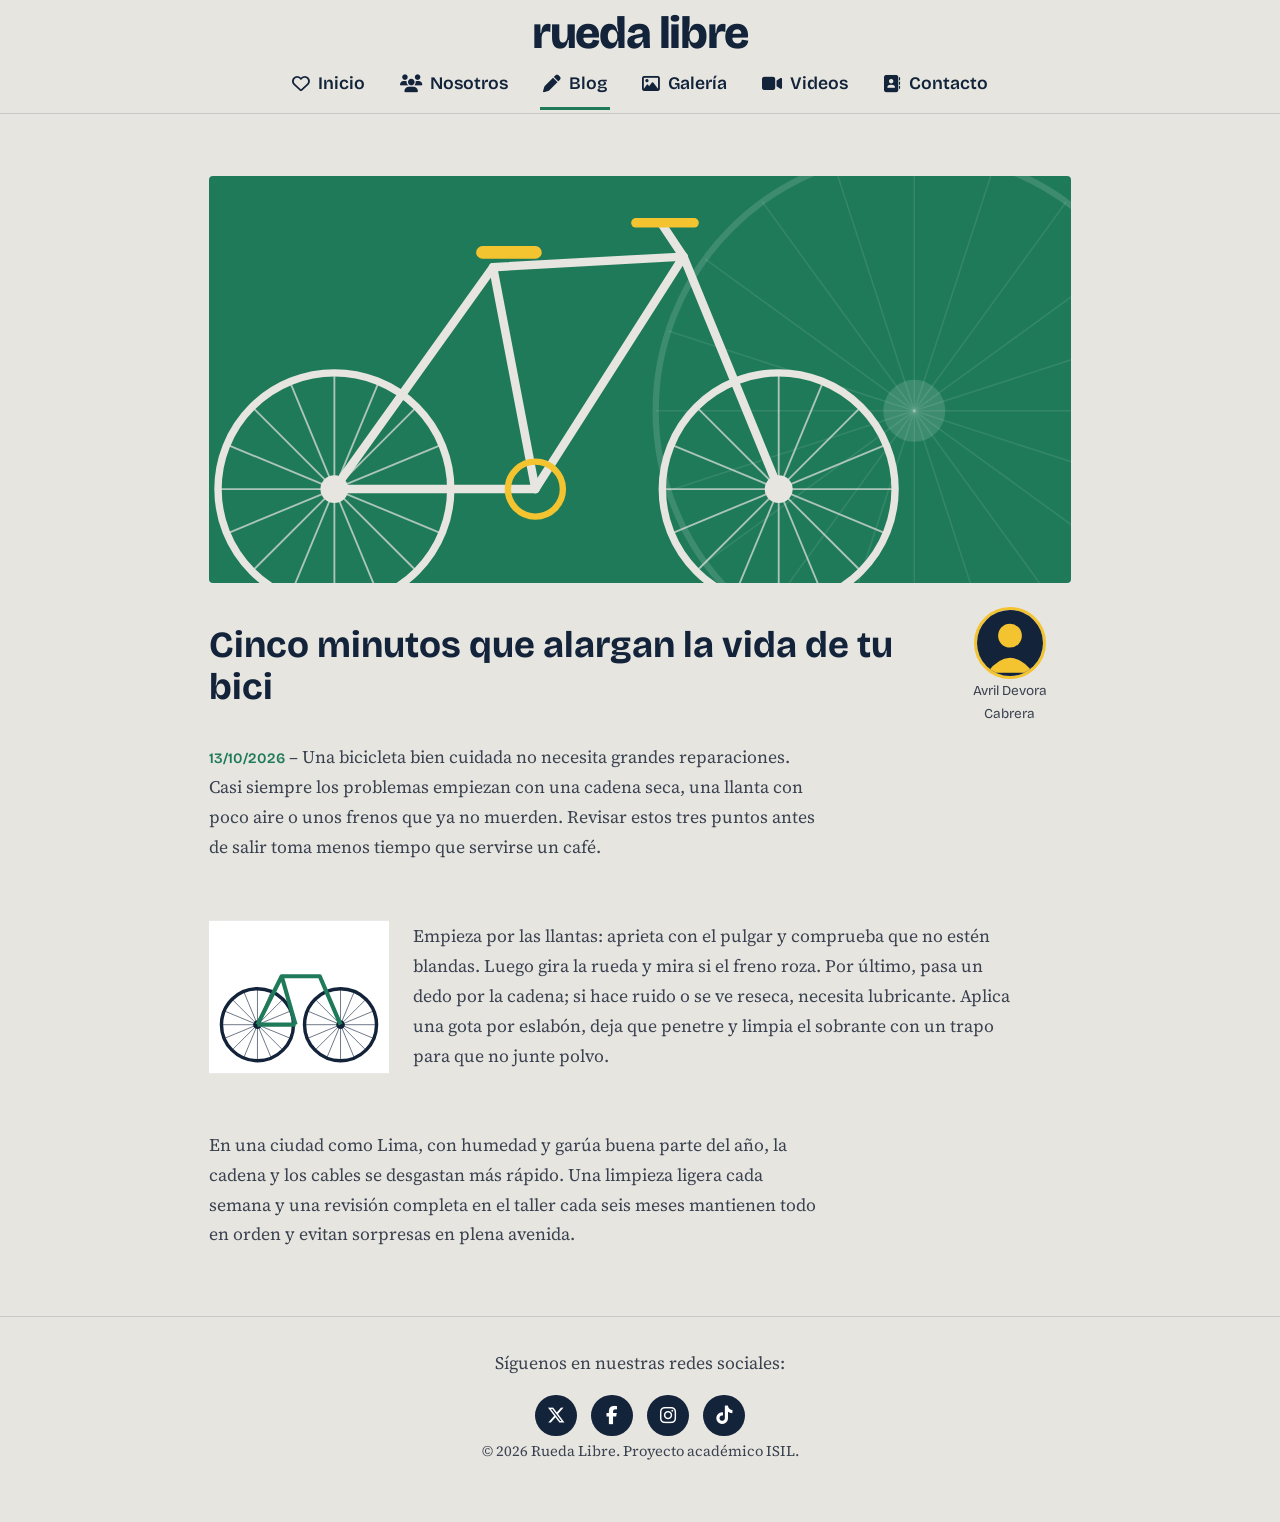
<file: blog.html>
<!DOCTYPE html>
<html lang="es">
<head>
  <meta charset="UTF-8">
  <meta name="viewport" content="width=device-width, initial-scale=1">
  <title>Blog | Rueda Libre</title>
  <meta name="description" content="Rueda Libre: taller de bicicletas urbanas en Lima. Mantenimiento, ajustes y consejos para rodar seguro.">
  <link rel="icon" type="image/svg+xml" href="img/favicon.svg">
  <link rel="preconnect" href="https://fonts.googleapis.com">
  <link rel="preconnect" href="https://fonts.gstatic.com" crossorigin>
  <link rel="stylesheet" href="https://fonts.googleapis.com/css2?family=Bricolage+Grotesque:wght@600;800&family=Source+Serif+4:ital,wght@0,400;1,400&display=swap">
  <link rel="stylesheet" href="https://cdnjs.cloudflare.com/ajax/libs/font-awesome/6.5.1/css/all.min.css">
  <link rel="stylesheet" href="css/estilos.css">
</head>
<body>
  <header class="cabecera-fija">
    <a class="logo" href="index.html">rueda libre</a>
    <nav aria-label="Menú principal">
      <ul class="menu">
        <li><a href="index.html"><i class="fa-regular fa-heart" aria-hidden="true"></i>Inicio</a></li>
        <li><a href="nosotros.html"><i class="fa-solid fa-users" aria-hidden="true"></i>Nosotros</a></li>
        <li><a href="blog.html" class="activo" aria-current="page"><i class="fa-solid fa-pen" aria-hidden="true"></i>Blog</a></li>
        <li><a href="galeria.html"><i class="fa-regular fa-image" aria-hidden="true"></i>Galería</a></li>
        <li><a href="videos.html"><i class="fa-solid fa-video" aria-hidden="true"></i>Videos</a></li>
        <li><a href="contactos.html"><i class="fa-solid fa-address-book" aria-hidden="true"></i>Contacto</a></li>
      </ul>
    </nav>
  </header>

  <main>
    <img class="banner" src="img/blog-banner.svg" alt="Ilustración de una bicicleta urbana sobre fondo verde" width="1100" height="520">

    <article>
      <div class="titulo-blog">
        <h2>Cinco minutos que alargan la vida de tu bici</h2>
        <div class="creador">
          <img src="img/creador.svg" alt="Foto del creador del sitio" width="72" height="72">
          <span>Avril Devora Cabrera</span>
        </div>
      </div>

      <p><span class="fecha">13/10/2026</span> &ndash; Una bicicleta bien cuidada no necesita grandes reparaciones. Casi siempre los problemas empiezan con una cadena seca, una llanta con poco aire o unos frenos que ya no muerden. Revisar estos tres puntos antes de salir toma menos tiempo que servirse un café.</p>

      <div class="con-imagen">
        <img src="img/blog-icono.svg" alt="Dibujo sencillo de una bicicleta" width="260" height="220">
        <p>Empieza por las llantas: aprieta con el pulgar y comprueba que no estén blandas. Luego gira la rueda y mira si el freno roza. Por último, pasa un dedo por la cadena; si hace ruido o se ve reseca, necesita lubricante. Aplica una gota por eslabón, deja que penetre y limpia el sobrante con un trapo para que no junte polvo.</p>
      </div>

      <p>En una ciudad como Lima, con humedad y garúa buena parte del año, la cadena y los cables se desgastan más rápido. Una limpieza ligera cada semana y una revisión completa en el taller cada seis meses mantienen todo en orden y evitan sorpresas en plena avenida.</p>
    </article>

  </main>

  <footer class="pie">
    <p>Síguenos en nuestras redes sociales:</p>
    <nav aria-label="Redes sociales">
      <ul class="redes">
        <li><a href="https://x.com/" target="_blank" rel="noopener" aria-label="X (Twitter)"><i class="fa-brands fa-x-twitter"></i></a></li>
        <li><a href="https://www.facebook.com/" target="_blank" rel="noopener" aria-label="Facebook"><i class="fa-brands fa-facebook-f"></i></a></li>
        <li><a href="https://www.instagram.com/" target="_blank" rel="noopener" aria-label="Instagram"><i class="fa-brands fa-instagram"></i></a></li>
        <li><a href="https://www.tiktok.com/" target="_blank" rel="noopener" aria-label="TikTok"><i class="fa-brands fa-tiktok"></i></a></li>
      </ul>
    </nav>
    <p><small>&copy; 2026 Rueda Libre. Proyecto académico ISIL.</small></p>
  </footer>
</body>
</html>
</file>
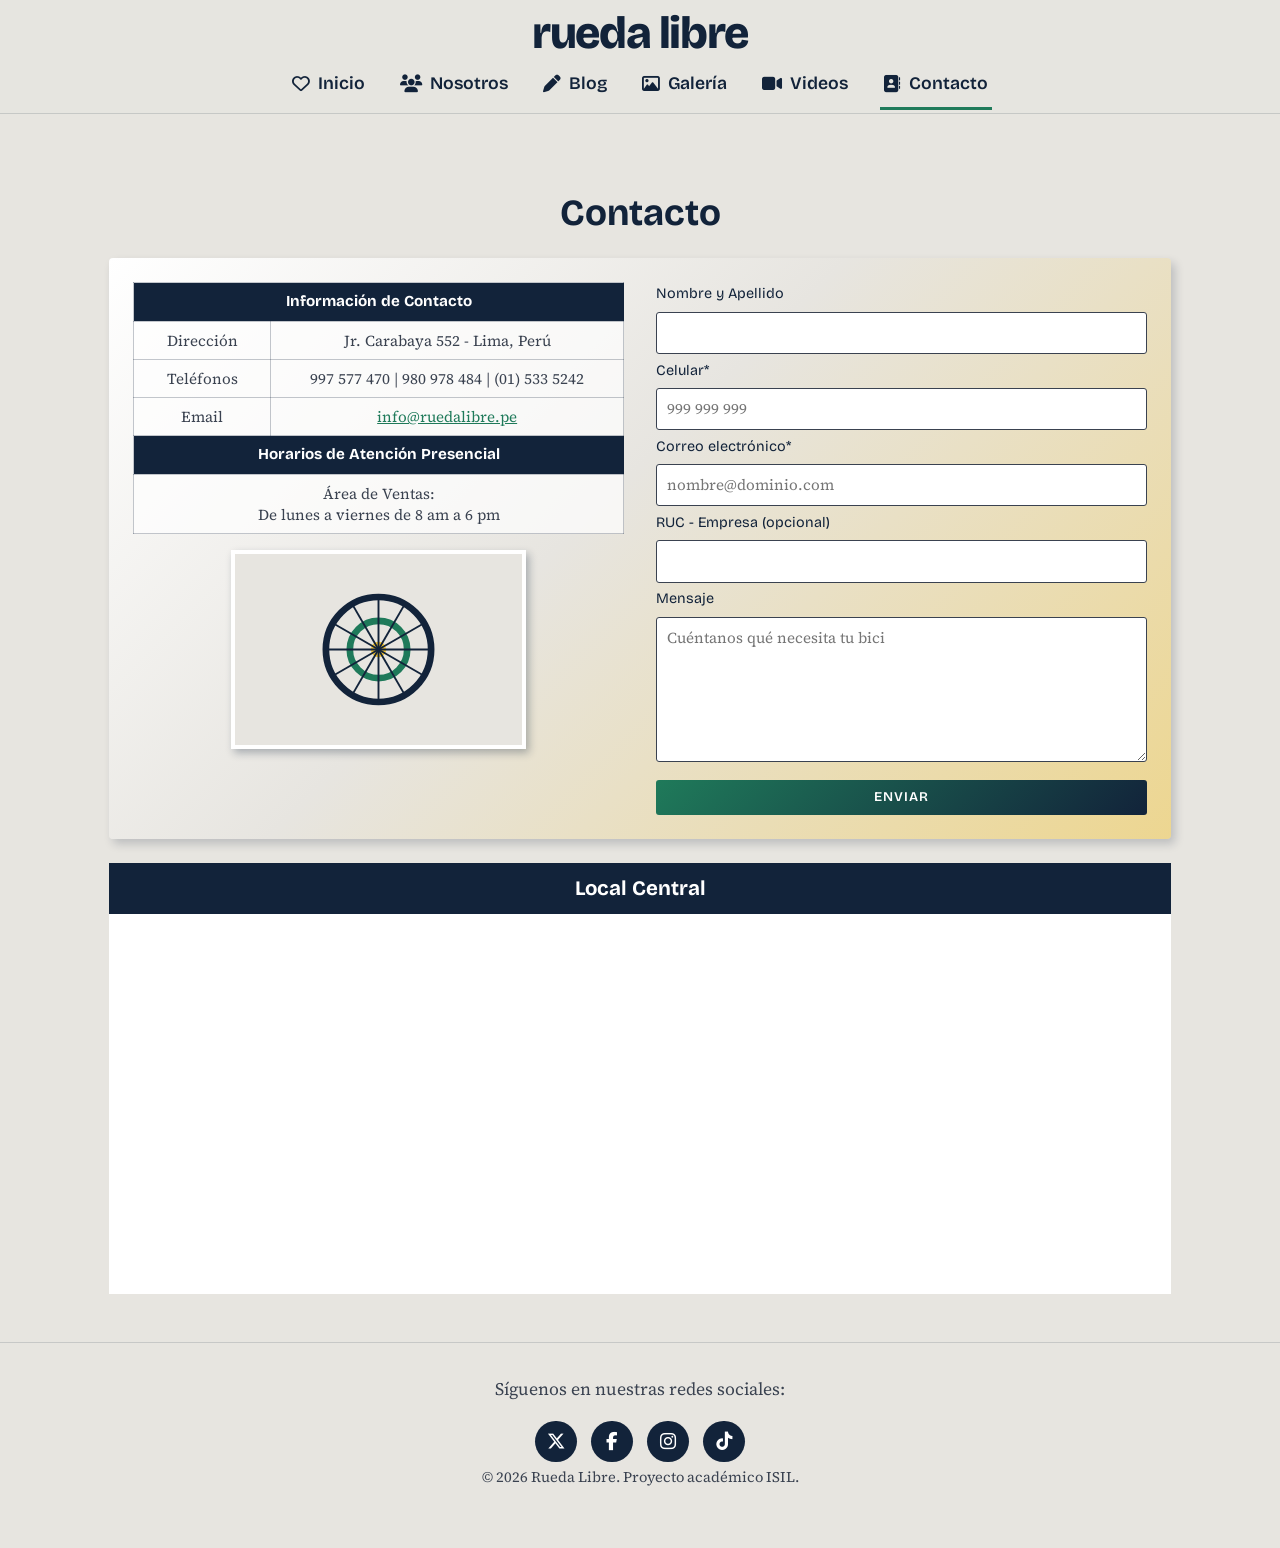
<file: contactos.html>
<!DOCTYPE html>
<html lang="es">
<head>
  <meta charset="UTF-8">
  <meta name="viewport" content="width=device-width, initial-scale=1">
  <title>Contacto | Rueda Libre</title>
  <meta name="description" content="Contacta a Rueda Libre: dirección, teléfonos, horarios, formulario y mapa.">
  <link rel="icon" type="image/svg+xml" href="img/favicon.svg">
  <link rel="preconnect" href="https://fonts.googleapis.com">
  <link rel="preconnect" href="https://fonts.gstatic.com" crossorigin>
  <link rel="stylesheet" href="https://fonts.googleapis.com/css2?family=Bricolage+Grotesque:wght@600;800&family=Source+Serif+4:ital,wght@0,400;1,400&display=swap">
  <link rel="stylesheet" href="https://cdnjs.cloudflare.com/ajax/libs/font-awesome/6.5.1/css/all.min.css">
  <link rel="stylesheet" href="css/estilos.css">
</head>
<body>
  <header class="cabecera-fija">
    <a class="logo" href="index.html">rueda libre</a>
    <nav aria-label="Menú principal">
      <ul class="menu">
        <li><a href="index.html"><i class="fa-regular fa-heart" aria-hidden="true"></i>Inicio</a></li>
        <li><a href="nosotros.html"><i class="fa-solid fa-users" aria-hidden="true"></i>Nosotros</a></li>
        <li><a href="blog.html"><i class="fa-solid fa-pen" aria-hidden="true"></i>Blog</a></li>
        <li><a href="galeria.html"><i class="fa-regular fa-image" aria-hidden="true"></i>Galería</a></li>
        <li><a href="videos.html"><i class="fa-solid fa-video" aria-hidden="true"></i>Videos</a></li>
        <li><a href="contactos.html" class="activo" aria-current="page"><i class="fa-solid fa-address-book" aria-hidden="true"></i>Contacto</a></li>
      </ul>
    </nav>
  </header>

  <main class="ancho">
    <h2 class="intro">Contacto</h2>

    <section class="contacto" aria-label="Datos y formulario de contacto">
      <div class="contacto-info">
        <table class="tabla-contacto">
          <thead>
            <tr><th colspan="2" scope="colgroup">Información de Contacto</th></tr>
          </thead>
          <tbody>
            <tr><th scope="row">Dirección</th><td>Jr. Carabaya 552 - Lima, Perú</td></tr>
            <tr><th scope="row">Teléfonos</th><td>997 577 470 | 980 978 484 | (01) 533 5242</td></tr>
            <tr><th scope="row">Email</th><td><a href="mailto:info@ruedalibre.pe">info@ruedalibre.pe</a></td></tr>
          </tbody>
          <thead>
            <tr><th colspan="2" scope="colgroup">Horarios de Atención Presencial</th></tr>
          </thead>
          <tbody>
            <tr><td colspan="2">Área de Ventas:<br>De lunes a viernes de 8 am a 6 pm</td></tr>
          </tbody>
        </table>
        <img class="foto-contacto" src="img/galeria-4.svg" alt="Detalle de plato y pedal de una bicicleta" width="600" height="400">
      </div>

      <form class="formulario" action="mailto:info@ruedalibre.pe" method="post" enctype="text/plain">
        <label for="nombre">Nombre y Apellido</label>
        <input type="text" id="nombre" name="nombre" autocomplete="name">

        <label for="celular">Celular*</label>
        <input type="tel" id="celular" name="celular" placeholder="999 999 999" inputmode="numeric" required>

        <label for="correo">Correo electrónico*</label>
        <input type="email" id="correo" name="correo" placeholder="nombre@dominio.com" required>

        <label for="ruc">RUC - Empresa (opcional)</label>
        <input type="text" id="ruc" name="ruc" inputmode="numeric" maxlength="11">

        <label for="mensaje">Mensaje</label>
        <textarea id="mensaje" name="mensaje" rows="5" placeholder="Cuéntanos qué necesita tu bici"></textarea>

        <button type="submit">Enviar</button>
      </form>
    </section>

    <section class="mapa" aria-labelledby="local">
      <h3 id="local">Local Central</h3>
      <iframe title="Mapa de Google: Jirón Carabaya 552, Lima" loading="lazy" referrerpolicy="no-referrer-when-downgrade"
        src="https://maps.google.com/maps?q=Jir%C3%B3n%20Carabaya%20552%2C%20Lima&amp;hl=es&amp;z=16&amp;output=embed" width="800" height="380"></iframe>
    </section>
  </main>

  <footer class="pie">
    <p>Síguenos en nuestras redes sociales:</p>
    <nav aria-label="Redes sociales">
      <ul class="redes">
        <li><a href="https://x.com/" target="_blank" rel="noopener" aria-label="X (Twitter)"><i class="fa-brands fa-x-twitter"></i></a></li>
        <li><a href="https://www.facebook.com/" target="_blank" rel="noopener" aria-label="Facebook"><i class="fa-brands fa-facebook-f"></i></a></li>
        <li><a href="https://www.instagram.com/" target="_blank" rel="noopener" aria-label="Instagram"><i class="fa-brands fa-instagram"></i></a></li>
        <li><a href="https://www.tiktok.com/" target="_blank" rel="noopener" aria-label="TikTok"><i class="fa-brands fa-tiktok"></i></a></li>
      </ul>
    </nav>
    <p><small>&copy; 2026 Rueda Libre. Proyecto académico ISIL.</small></p>
  </footer>
</body>
</html>
</file>
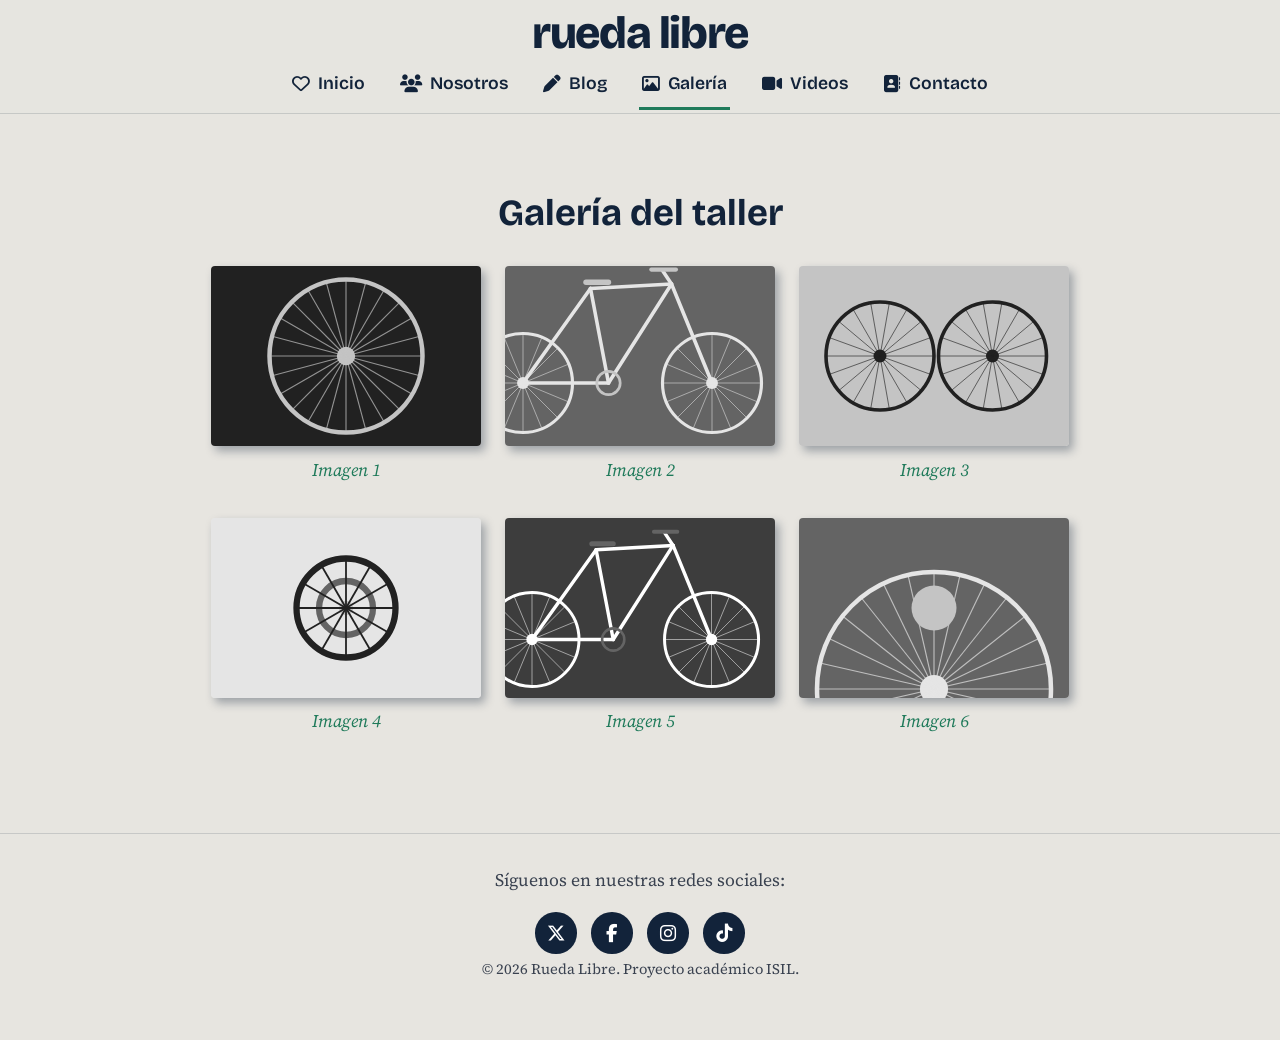
<file: galeria.html>
<!DOCTYPE html>
<html lang="es">
<head>
  <meta charset="UTF-8">
  <meta name="viewport" content="width=device-width, initial-scale=1">
  <title>Galería | Rueda Libre</title>
  <meta name="description" content="Rueda Libre: taller de bicicletas urbanas en Lima. Mantenimiento, ajustes y consejos para rodar seguro.">
  <link rel="icon" type="image/svg+xml" href="img/favicon.svg">
  <link rel="preconnect" href="https://fonts.googleapis.com">
  <link rel="preconnect" href="https://fonts.gstatic.com" crossorigin>
  <link rel="stylesheet" href="https://fonts.googleapis.com/css2?family=Bricolage+Grotesque:wght@600;800&family=Source+Serif+4:ital,wght@0,400;1,400&display=swap">
  <link rel="stylesheet" href="https://cdnjs.cloudflare.com/ajax/libs/font-awesome/6.5.1/css/all.min.css">
  <link rel="stylesheet" href="css/estilos.css">
</head>
<body>
  <header class="cabecera-fija">
    <a class="logo" href="index.html">rueda libre</a>
    <nav aria-label="Menú principal">
      <ul class="menu">
        <li><a href="index.html"><i class="fa-regular fa-heart" aria-hidden="true"></i>Inicio</a></li>
        <li><a href="nosotros.html"><i class="fa-solid fa-users" aria-hidden="true"></i>Nosotros</a></li>
        <li><a href="blog.html"><i class="fa-solid fa-pen" aria-hidden="true"></i>Blog</a></li>
        <li><a href="galeria.html" class="activo" aria-current="page"><i class="fa-regular fa-image" aria-hidden="true"></i>Galería</a></li>
        <li><a href="videos.html"><i class="fa-solid fa-video" aria-hidden="true"></i>Videos</a></li>
        <li><a href="contactos.html"><i class="fa-solid fa-address-book" aria-hidden="true"></i>Contacto</a></li>
      </ul>
    </nav>
  </header>

  <main>
    <h2 class="intro">Galería del taller</h2>
    <section class="galeria" aria-label="Galería de imágenes">
      <figure>
        <div class="foto"><img src="img/galeria-1.svg" alt="Rueda con rayos en amarillo" width="600" height="400"></div>
        <figcaption>Imagen 1</figcaption>
      </figure>
      <figure>
        <div class="foto"><img src="img/galeria-2.svg" alt="Bicicleta urbana verde" width="600" height="400"></div>
        <figcaption>Imagen 2</figcaption>
      </figure>
      <figure>
        <div class="foto"><img src="img/galeria-3.svg" alt="Par de ruedas sobre fondo amarillo" width="600" height="400"></div>
        <figcaption>Imagen 3</figcaption>
      </figure>
      <figure>
        <div class="foto"><img src="img/galeria-4.svg" alt="Detalle de plato y pedal" width="600" height="400"></div>
        <figcaption>Imagen 4</figcaption>
      </figure>
      <figure>
        <div class="foto"><img src="img/galeria-5.svg" alt="Bicicleta clara sobre azul" width="600" height="400"></div>
        <figcaption>Imagen 5</figcaption>
      </figure>
      <figure>
        <div class="foto"><img src="img/galeria-6.svg" alt="Rueda grande sobre fondo verde" width="600" height="400"></div>
        <figcaption>Imagen 6</figcaption>
      </figure>
    </section>
  </main>

  <footer class="pie">
    <p>Síguenos en nuestras redes sociales:</p>
    <nav aria-label="Redes sociales">
      <ul class="redes">
        <li><a href="https://x.com/" target="_blank" rel="noopener" aria-label="X (Twitter)"><i class="fa-brands fa-x-twitter"></i></a></li>
        <li><a href="https://www.facebook.com/" target="_blank" rel="noopener" aria-label="Facebook"><i class="fa-brands fa-facebook-f"></i></a></li>
        <li><a href="https://www.instagram.com/" target="_blank" rel="noopener" aria-label="Instagram"><i class="fa-brands fa-instagram"></i></a></li>
        <li><a href="https://www.tiktok.com/" target="_blank" rel="noopener" aria-label="TikTok"><i class="fa-brands fa-tiktok"></i></a></li>
      </ul>
    </nav>
    <p><small>&copy; 2026 Rueda Libre. Proyecto académico ISIL.</small></p>
  </footer>
</body>
</html>
</file>
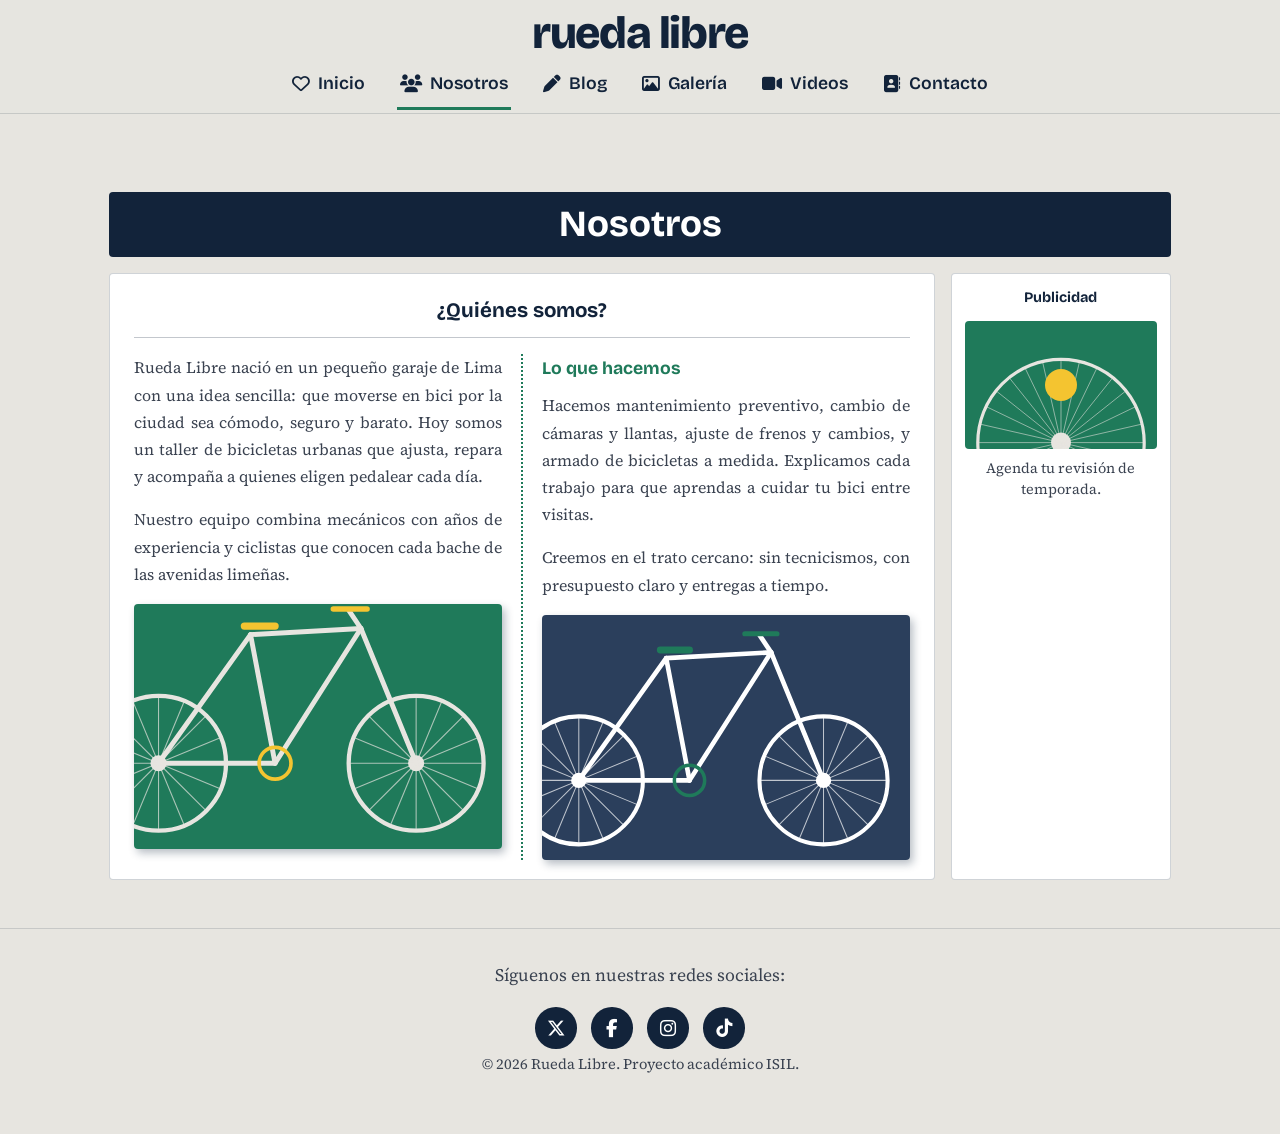
<file: nosotros.html>
<!DOCTYPE html>
<html lang="es">
<head>
  <meta charset="UTF-8">
  <meta name="viewport" content="width=device-width, initial-scale=1">
  <title>Nosotros | Rueda Libre</title>
  <meta name="description" content="Conoce al equipo de Rueda Libre, taller de bicicletas urbanas en Lima.">
  <link rel="icon" type="image/svg+xml" href="img/favicon.svg">
  <link rel="preconnect" href="https://fonts.googleapis.com">
  <link rel="preconnect" href="https://fonts.gstatic.com" crossorigin>
  <link rel="stylesheet" href="https://fonts.googleapis.com/css2?family=Bricolage+Grotesque:wght@600;800&family=Source+Serif+4:ital,wght@0,400;1,400&display=swap">
  <link rel="stylesheet" href="https://cdnjs.cloudflare.com/ajax/libs/font-awesome/6.5.1/css/all.min.css">
  <link rel="stylesheet" href="css/estilos.css">
</head>
<body>
  <header class="cabecera-fija">
    <a class="logo" href="index.html">rueda libre</a>
    <nav aria-label="Menú principal">
      <ul class="menu">
        <li><a href="index.html"><i class="fa-regular fa-heart" aria-hidden="true"></i>Inicio</a></li>
        <li><a href="nosotros.html" class="activo" aria-current="page"><i class="fa-solid fa-users" aria-hidden="true"></i>Nosotros</a></li>
        <li><a href="blog.html"><i class="fa-solid fa-pen" aria-hidden="true"></i>Blog</a></li>
        <li><a href="galeria.html"><i class="fa-regular fa-image" aria-hidden="true"></i>Galería</a></li>
        <li><a href="videos.html"><i class="fa-solid fa-video" aria-hidden="true"></i>Videos</a></li>
        <li><a href="contactos.html"><i class="fa-solid fa-address-book" aria-hidden="true"></i>Contacto</a></li>
      </ul>
    </nav>
  </header>

  <main class="ancho">
    <div class="rejilla-nosotros">
      <h2 class="area-titulo">Nosotros</h2>

      <section class="area-contenido" aria-labelledby="quienes">
        <h3 id="quienes">¿Quiénes somos?</h3>
        <div class="columnas">
          <div class="columna">
            <p>Rueda Libre nació en un pequeño garaje de Lima con una idea sencilla: que moverse en bici por la ciudad sea cómodo, seguro y barato. Hoy somos un taller de bicicletas urbanas que ajusta, repara y acompaña a quienes eligen pedalear cada día.</p>
            <p>Nuestro equipo combina mecánicos con años de experiencia y ciclistas que conocen cada bache de las avenidas limeñas.</p>
            <img src="img/galeria-2.svg" alt="Bicicleta urbana verde del taller" width="600" height="400">
          </div>
          <div class="columna">
            <h4>Lo que hacemos</h4>
            <p>Hacemos mantenimiento preventivo, cambio de cámaras y llantas, ajuste de frenos y cambios, y armado de bicicletas a medida. Explicamos cada trabajo para que aprendas a cuidar tu bici entre visitas.</p>
            <p>Creemos en el trato cercano: sin tecnicismos, con presupuesto claro y entregas a tiempo.</p>
            <img src="img/galeria-5.svg" alt="Bicicleta clara sobre fondo azul" width="600" height="400">
          </div>
        </div>
      </section>

      <aside class="area-publicidad" aria-label="Publicidad">
        <h3>Publicidad</h3>
        <a href="contactos.html"><img src="img/galeria-6.svg" alt="Anuncio: agenda tu revisión en Rueda Libre" width="600" height="400"></a>
        <p>Agenda tu revisión de temporada.</p>
      </aside>
    </div>
  </main>

  <footer class="pie">
    <p>Síguenos en nuestras redes sociales:</p>
    <nav aria-label="Redes sociales">
      <ul class="redes">
        <li><a href="https://x.com/" target="_blank" rel="noopener" aria-label="X (Twitter)"><i class="fa-brands fa-x-twitter"></i></a></li>
        <li><a href="https://www.facebook.com/" target="_blank" rel="noopener" aria-label="Facebook"><i class="fa-brands fa-facebook-f"></i></a></li>
        <li><a href="https://www.instagram.com/" target="_blank" rel="noopener" aria-label="Instagram"><i class="fa-brands fa-instagram"></i></a></li>
        <li><a href="https://www.tiktok.com/" target="_blank" rel="noopener" aria-label="TikTok"><i class="fa-brands fa-tiktok"></i></a></li>
      </ul>
    </nav>
    <p><small>&copy; 2026 Rueda Libre. Proyecto académico ISIL.</small></p>
  </footer>
</body>
</html>
</file>
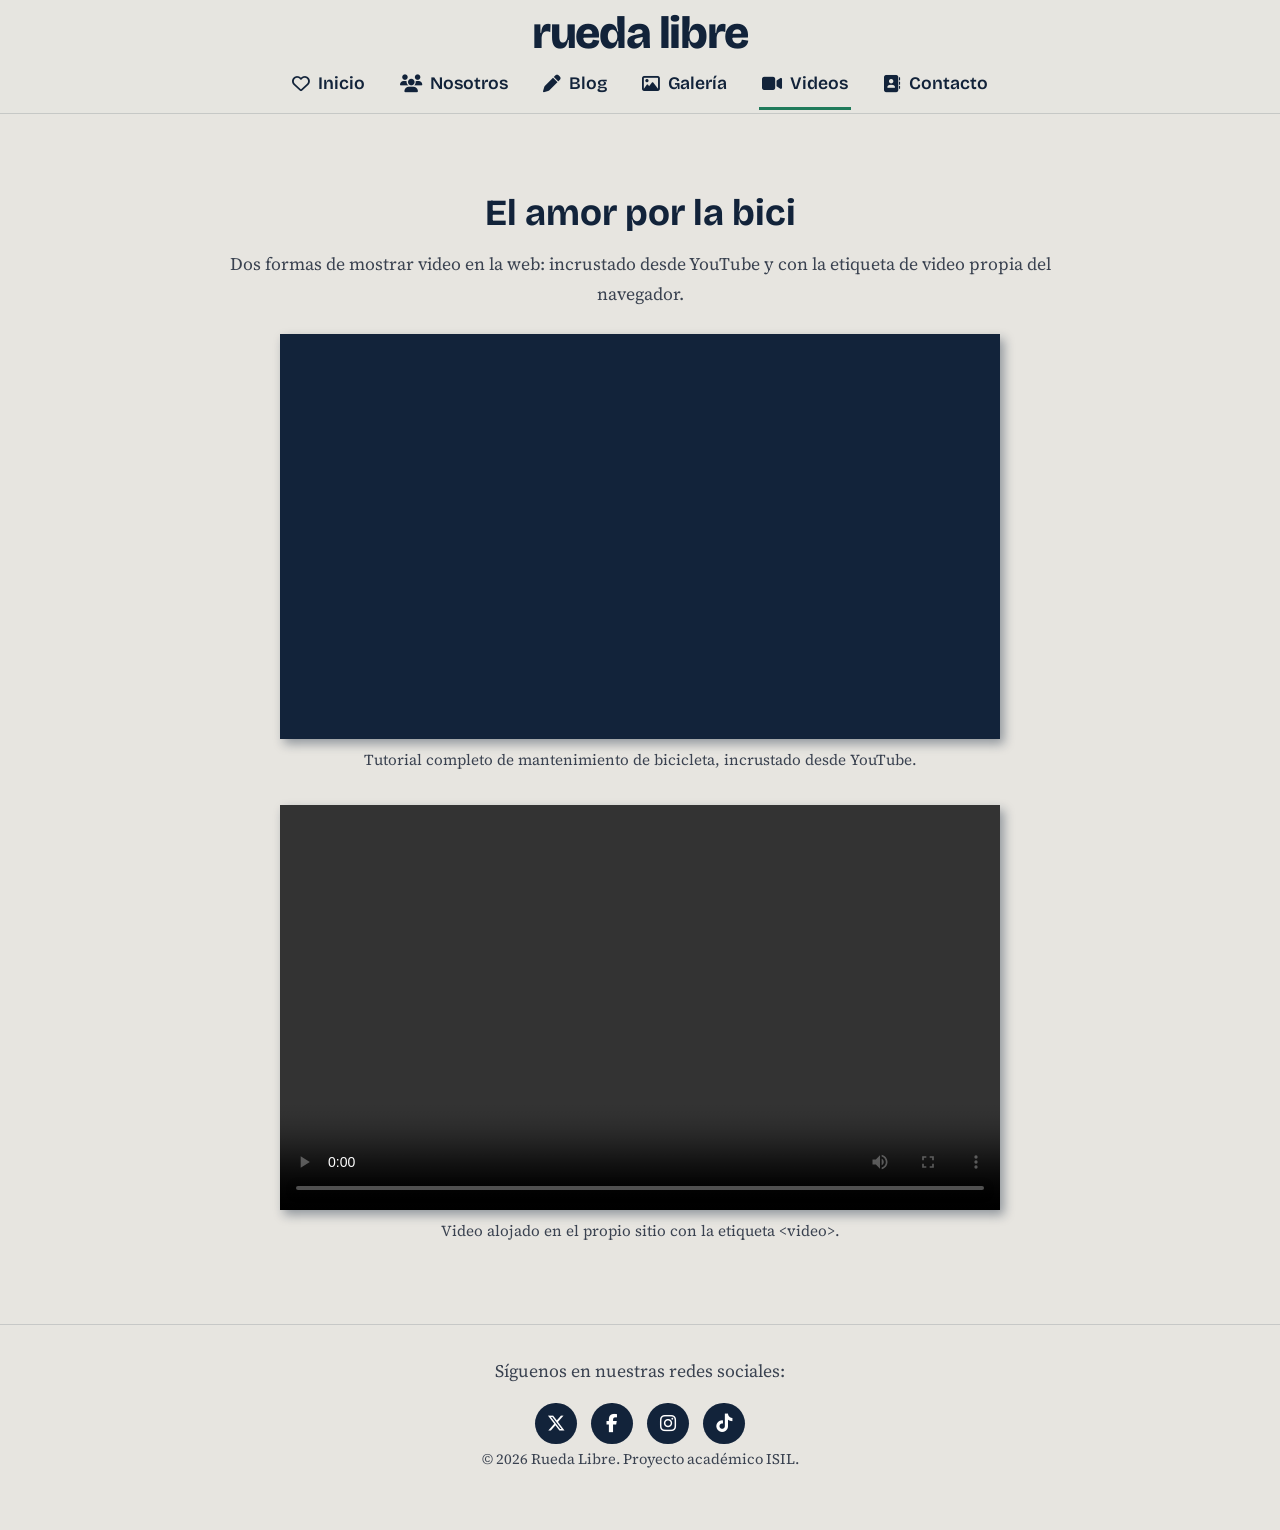
<file: videos.html>
<!DOCTYPE html>
<html lang="es">
<head>
  <meta charset="UTF-8">
  <meta name="viewport" content="width=device-width, initial-scale=1">
  <title>Videos | Rueda Libre</title>
  <meta name="description" content="Rueda Libre: taller de bicicletas urbanas en Lima. Mantenimiento, ajustes y consejos para rodar seguro.">
  <link rel="icon" type="image/svg+xml" href="img/favicon.svg">
  <link rel="preconnect" href="https://fonts.googleapis.com">
  <link rel="preconnect" href="https://fonts.gstatic.com" crossorigin>
  <link rel="stylesheet" href="https://fonts.googleapis.com/css2?family=Bricolage+Grotesque:wght@600;800&family=Source+Serif+4:ital,wght@0,400;1,400&display=swap">
  <link rel="stylesheet" href="https://cdnjs.cloudflare.com/ajax/libs/font-awesome/6.5.1/css/all.min.css">
  <link rel="stylesheet" href="css/estilos.css">
</head>
<body>
  <header class="cabecera-fija">
    <a class="logo" href="index.html">rueda libre</a>
    <nav aria-label="Menú principal">
      <ul class="menu">
        <li><a href="index.html"><i class="fa-regular fa-heart" aria-hidden="true"></i>Inicio</a></li>
        <li><a href="nosotros.html"><i class="fa-solid fa-users" aria-hidden="true"></i>Nosotros</a></li>
        <li><a href="blog.html"><i class="fa-solid fa-pen" aria-hidden="true"></i>Blog</a></li>
        <li><a href="galeria.html"><i class="fa-regular fa-image" aria-hidden="true"></i>Galería</a></li>
        <li><a href="videos.html" class="activo" aria-current="page"><i class="fa-solid fa-video" aria-hidden="true"></i>Videos</a></li>
        <li><a href="contactos.html"><i class="fa-solid fa-address-book" aria-hidden="true"></i>Contacto</a></li>
      </ul>
    </nav>
  </header>

  <main>
    <h2 class="intro">El amor por la bici</h2>
    <p class="intro">Dos formas de mostrar video en la web: incrustado desde YouTube y con la etiqueta de video propia del navegador.</p>

    <section aria-label="Video de YouTube">
      <div class="video-box">
        <iframe src="https://www.youtube.com/embed/O3mzPQnyyOU" title="Tutorial de mantenimiento de bicicleta" loading="lazy" allow="accelerometer; autoplay; clipboard-write; encrypted-media; gyroscope; picture-in-picture" allowfullscreen></iframe>
      </div>
      <p class="nota-video">Tutorial completo de mantenimiento de bicicleta, incrustado desde YouTube.</p>
    </section>

    <section aria-label="Video del taller">
      <div class="video-box">
        <video controls preload="metadata">
          <source src="video/rueda-libre.mp4" type="video/mp4">
          Tu navegador no admite la etiqueta de video.
        </video>
      </div>
      <p class="nota-video">Video alojado en el propio sitio con la etiqueta &lt;video&gt;.</p>
    </section>
  </main>

  <footer class="pie">
    <p>Síguenos en nuestras redes sociales:</p>
    <nav aria-label="Redes sociales">
      <ul class="redes">
        <li><a href="https://x.com/" target="_blank" rel="noopener" aria-label="X (Twitter)"><i class="fa-brands fa-x-twitter"></i></a></li>
        <li><a href="https://www.facebook.com/" target="_blank" rel="noopener" aria-label="Facebook"><i class="fa-brands fa-facebook-f"></i></a></li>
        <li><a href="https://www.instagram.com/" target="_blank" rel="noopener" aria-label="Instagram"><i class="fa-brands fa-instagram"></i></a></li>
        <li><a href="https://www.tiktok.com/" target="_blank" rel="noopener" aria-label="TikTok"><i class="fa-brands fa-tiktok"></i></a></li>
      </ul>
    </nav>
    <p><small>&copy; 2026 Rueda Libre. Proyecto académico ISIL.</small></p>
  </footer>
</body>
</html>
</file>
<file: css/estilos.css>
/* ==========================================================
   Rueda Libre - Taller de bicicletas urbanas
   Paleta: tinta #12233A | cámara #1F7A5A | señal #F4C430
           niebla #E7E5E0 | grafito #3A4250
   ========================================================== */

:root {
  --tinta: #12233A;
  --camara: #1F7A5A;
  --senal: #F4C430;
  --niebla: #E7E5E0;
  --grafito: #3A4250;
  --titulos: "Bricolage Grotesque", "Segoe UI", Arial, sans-serif;
  --texto: "Source Serif 4", Georgia, "Times New Roman", serif;
}

*, *::before, *::after { box-sizing: border-box; }

html { scroll-behavior: smooth; }

body {
  margin: 0;
  background: var(--niebla);
  color: var(--grafito);
  font-family: var(--texto);
  font-size: 1.1rem;
  line-height: 1.7;
}

img, video, iframe { max-width: 100%; display: block; }

a { color: var(--camara); transition: color .2s, background-color .2s; }
a:hover { color: var(--tinta); }

:focus-visible { outline: 3px solid var(--senal); outline-offset: 3px; }

/* ---------- Menú (compartido) ---------- */
.menu {
  display: flex;
  flex-wrap: wrap;
  justify-content: center;
  gap: .4rem 1.8rem;
  list-style: none;
  margin: 0;
  padding: 0;
  font-family: var(--titulos);
  font-weight: 600;
}
.menu a {
  display: inline-flex;
  align-items: center;
  gap: .5rem;
  padding: .5rem .2rem;
  text-decoration: none;
  border-bottom: 3px solid transparent;
}
.menu a:hover { border-bottom-color: var(--senal); }
.menu a.activo { border-bottom-color: var(--camara); }

/* ---------- Redes sociales (compartido) ---------- */
.redes {
  display: flex;
  justify-content: center;
  gap: .9rem;
  list-style: none;
  margin: 0;
  padding: 0;
}
.redes a {
  display: flex;
  align-items: center;
  justify-content: center;
  width: 2.6rem;
  height: 2.6rem;
  border-radius: 50%;
  background: var(--tinta);
  color: #fff;
  text-decoration: none;
  font-size: 1.15rem;
  transition: transform .2s, background-color .2s, color .2s;
}
.redes a:hover { background: var(--senal); color: var(--tinta); transform: translateY(-4px); }

/* ==========================================================
   INDEX: portada con imagen de fondo
   ========================================================== */
.portada {
  position: relative;
  min-height: 100vh;
  display: flex;
  flex-direction: column;
  align-items: center;
  justify-content: center;
  gap: 1.6rem;
  padding: 2rem 1.2rem;
  text-align: center;
  color: #fff;
  background:
    linear-gradient(rgba(18,35,58,.55), rgba(18,35,58,.8)),
    url("../img/hero.svg") center / cover no-repeat;
}
.portada h1 {
  margin: 0;
  font-family: var(--titulos);
  font-weight: 800;
  font-size: clamp(3rem, 11vw, 8rem);
  line-height: .95;
  letter-spacing: -.03em;
}
.portada .eslogan {
  margin: 0;
  max-width: 34ch;
  font-size: clamp(1.1rem, 2.4vw, 1.5rem);
  font-style: italic;
}
.portada .menu a { color: #fff; }
.portada .menu a:hover { color: var(--senal); }
.portada .redes a { background: #fff; color: var(--tinta); }
.portada .redes a:hover { background: var(--senal); }

/* ==========================================================
   PÁGINAS INTERNAS: cabecera fija
   ========================================================== */
.cabecera-fija {
  position: fixed;
  top: 0;
  left: 0;
  width: 100%;
  z-index: 10;
  display: flex;
  flex-direction: column;
  align-items: center;
  gap: .3rem;
  padding: .7rem 1rem .2rem;
  background: rgba(231,229,224,.96);
  border-bottom: 1px solid rgba(18,35,58,.15);
}
.logo {
  font-family: var(--titulos);
  font-weight: 800;
  font-size: clamp(1.8rem, 5vw, 2.8rem);
  letter-spacing: -.03em;
  line-height: 1;
  color: var(--tinta);
  text-decoration: none;
}
.logo:hover { color: var(--camara); }
.cabecera-fija .menu a { color: var(--tinta); }

main {
  max-width: 900px;
  margin: 0 auto;
  padding: 11rem 1.2rem 3rem; /* espacio para la cabecera fija */
}

main h2 {
  font-family: var(--titulos);
  font-size: clamp(1.6rem, 4vw, 2.3rem);
  line-height: 1.15;
  color: var(--tinta);
  margin: 0;
}

.pie {
  padding: 2rem 1rem 2.5rem;
  text-align: center;
  border-top: 1px solid rgba(18,35,58,.15);
}
.pie p { margin: 0 0 1rem; }

/* ---------- Blog ---------- */
.banner { width: 100%; height: auto; border-radius: 4px; }

.titulo-blog {
  display: flex;
  align-items: center;
  justify-content: space-between;
  gap: 1rem;
  margin: 1.5rem 0 1rem;
}
.creador {
  display: flex;
  flex-direction: column;
  align-items: center;
  font-family: var(--titulos);
  font-size: .85rem;
  text-align: center;
}
.creador img {
  width: 72px;
  height: 72px;
  border-radius: 50%;
  object-fit: cover;
  border: 3px solid var(--senal);
}
.fecha { font-family: var(--titulos); font-size: .9rem; color: var(--camara); font-weight: 600; }

article p { max-width: 68ch; }
article { text-align: left; }

.con-imagen {
  display: flex;
  align-items: center;
  gap: 1.5rem;
  margin: 1.5rem 0;
}
.con-imagen img { width: 180px; flex-shrink: 0; border-radius: 4px; }
.con-imagen p { margin: 0; }

.seguinos { text-align: center; font-family: var(--titulos); font-weight: 600; margin: 2.5rem 0 1rem; }

/* ---------- Galería ---------- */
.galeria {
  display: flex;
  flex-wrap: wrap;
  justify-content: center;
  gap: 2rem 1.5rem;
  margin: 2rem 0 3rem;
}
.galeria figure { margin: 0; width: 270px; }
.galeria .foto { overflow: hidden; border-radius: 4px; box-shadow: 4px 5px 10px rgba(18,35,58,.35); }
.galeria img {
  width: 100%;
  height: auto;
  filter: grayscale(100%);
  transition: filter .4s, transform .4s;
}
.galeria img:hover { filter: grayscale(0); transform: scale(1.12) rotate(-1.5deg); }
.galeria figcaption { text-align: center; font-style: italic; margin-top: .6rem; color: var(--camara); }

/* ---------- Videos ---------- */
.video-box {
  position: relative;
  width: 100%;
  max-width: 720px;
  margin: 1.5rem auto .5rem;
  aspect-ratio: 16 / 9;
  background: var(--tinta);
  box-shadow: 4px 5px 10px rgba(18,35,58,.4);
}
.video-box iframe, .video-box video {
  position: absolute;
  inset: 0;
  width: 100%;
  height: 100%;
  border: 0;
}
.nota-video { max-width: 720px; margin: 0 auto 2rem; font-size: .95rem; text-align: center; }
.intro { text-align: center; margin: 1rem auto 0; }

/* ---------- Adaptable a celular ---------- */
@media (max-width: 600px) {
  main { padding-top: 10rem; }
  .con-imagen { flex-direction: column; }
  .con-imagen img { width: 60%; }
  .menu { gap: .2rem 1rem; font-size: .95rem; }
}

@media (prefers-reduced-motion: reduce) {
  * { transition: none !important; }
  html { scroll-behavior: auto; }
}

/* ---------- Pie de la portada ---------- */
body.inicio { min-height: 100vh; display: flex; flex-direction: column; }
body.inicio .portada { flex: 1; min-height: auto; }
.pie-inicio { background: var(--tinta); color: #cfd6e0; text-align: center; padding: 1rem; }

/* ==========================================================
   NOSOTROS y CONTACTO
   ========================================================== */
main.ancho { max-width: 1100px; }

/* ---------- Nosotros: rejilla por áreas ---------- */
.rejilla-nosotros {
  display: grid;
  grid-template-columns: 1fr 220px;
  grid-template-areas:
    "titulo titulo"
    "contenido publicidad";
  gap: 1rem;
  margin-top: 1rem;
}
.area-titulo {
  grid-area: titulo;
  text-align: center;
  background: var(--tinta);
  color: #fff;
  padding: .7rem 1rem;
  border-radius: 4px;
}
main .area-titulo { color: #fff; }
.area-contenido {
  grid-area: contenido;
  background: #fff;
  border: 1px solid rgba(18,35,58,.2);
  border-radius: 4px;
  padding: 1.2rem 1.5rem;
}
.area-contenido > h3 {
  font-family: var(--titulos);
  color: var(--tinta);
  text-align: center;
  margin: 0 0 1rem;
  padding-bottom: .6rem;
  border-bottom: 1px solid rgba(18,35,58,.25);
}
.area-publicidad {
  grid-area: publicidad;
  background: #fff;
  border: 1px solid rgba(18,35,58,.2);
  border-radius: 4px;
  padding: .8rem;
  text-align: center;
}
.area-publicidad h3 { font-family: var(--titulos); font-size: .9rem; margin: 0 0 .6rem; color: var(--tinta); }
.area-publicidad img { width: 100%; height: auto; border-radius: 4px; }
.area-publicidad p { font-size: .9rem; margin: .6rem 0 0; line-height: 1.4; }

/* Texto en columnas */
.columnas {
  column-count: 2;
  column-gap: 2.5rem;
  column-rule: 2px dotted var(--camara);
}
.columna { break-inside: avoid; }
.columna h4 { font-family: var(--titulos); color: var(--camara); margin: 0 0 .5rem; }
.columna p { text-align: justify; hyphens: auto; margin: 0 0 1rem; font-size: 1rem; }
.columna img { width: 100%; height: auto; border-radius: 4px; margin-top: .5rem; box-shadow: 3px 4px 8px rgba(18,35,58,.3); }

/* ---------- Contacto ---------- */
.contacto {
  display: grid;
  grid-template-columns: minmax(0, 1fr) minmax(0, 1fr);
  gap: 2rem;
  margin-top: 1.5rem;
  padding: 1.5rem;
  border-radius: 4px;
  background: linear-gradient(135deg, #fff 0%, var(--niebla) 45%, rgba(244,196,48,.45) 100%);
  box-shadow: 4px 5px 10px rgba(18,35,58,.2);
}
.tabla-contacto {
  width: 100%;
  border-collapse: collapse;
  font-size: .95rem;
  line-height: 1.4;
  background: rgba(255,255,255,.7);
}
.tabla-contacto th, .tabla-contacto td { border: 1px solid rgba(18,35,58,.25); padding: .5rem .7rem; text-align: center; }
.tabla-contacto thead th { background: var(--tinta); color: #fff; font-family: var(--titulos); }
.tabla-contacto tbody th { font-weight: 400; width: 28%; }
.foto-contacto { width: 60%; height: auto; margin: 1rem auto 0; border: 4px solid #fff; box-shadow: 3px 4px 8px rgba(18,35,58,.3); }

.formulario { display: flex; flex-direction: column; gap: .3rem; }
.formulario label { font-family: var(--titulos); font-size: .9rem; color: var(--tinta); }
.formulario input, .formulario textarea {
  font: inherit;
  font-size: .95rem;
  padding: .45rem .6rem;
  border: 1px solid var(--grafito);
  border-radius: 3px;
  background: #fff;
  width: 100%;
}
.formulario textarea { resize: vertical; }
.formulario button {
  margin-top: .8rem;
  padding: .6rem 1rem;
  font-family: var(--titulos);
  font-weight: 600;
  letter-spacing: .08em;
  text-transform: uppercase;
  color: #fff;
  background: linear-gradient(135deg, var(--camara), var(--tinta));
  border: 0;
  border-radius: 3px;
  cursor: pointer;
  transition: filter .2s;
}
.formulario button:hover { filter: brightness(1.2); }

.mapa { margin-top: 1.5rem; }
.mapa h3 { margin: 0; padding: .5rem; text-align: center; font-family: var(--titulos); background: var(--tinta); color: #fff; }
.mapa iframe { width: 100%; height: 380px; border: 0; background: #fff; }

@media (max-width: 760px) {
  .rejilla-nosotros {
    grid-template-columns: 1fr;
    grid-template-areas: "titulo" "contenido" "publicidad";
  }
  .columnas { column-count: 1; }
  .columna + .columna { margin-top: 1rem; }
  .contacto { grid-template-columns: 1fr; }
}
</file>
